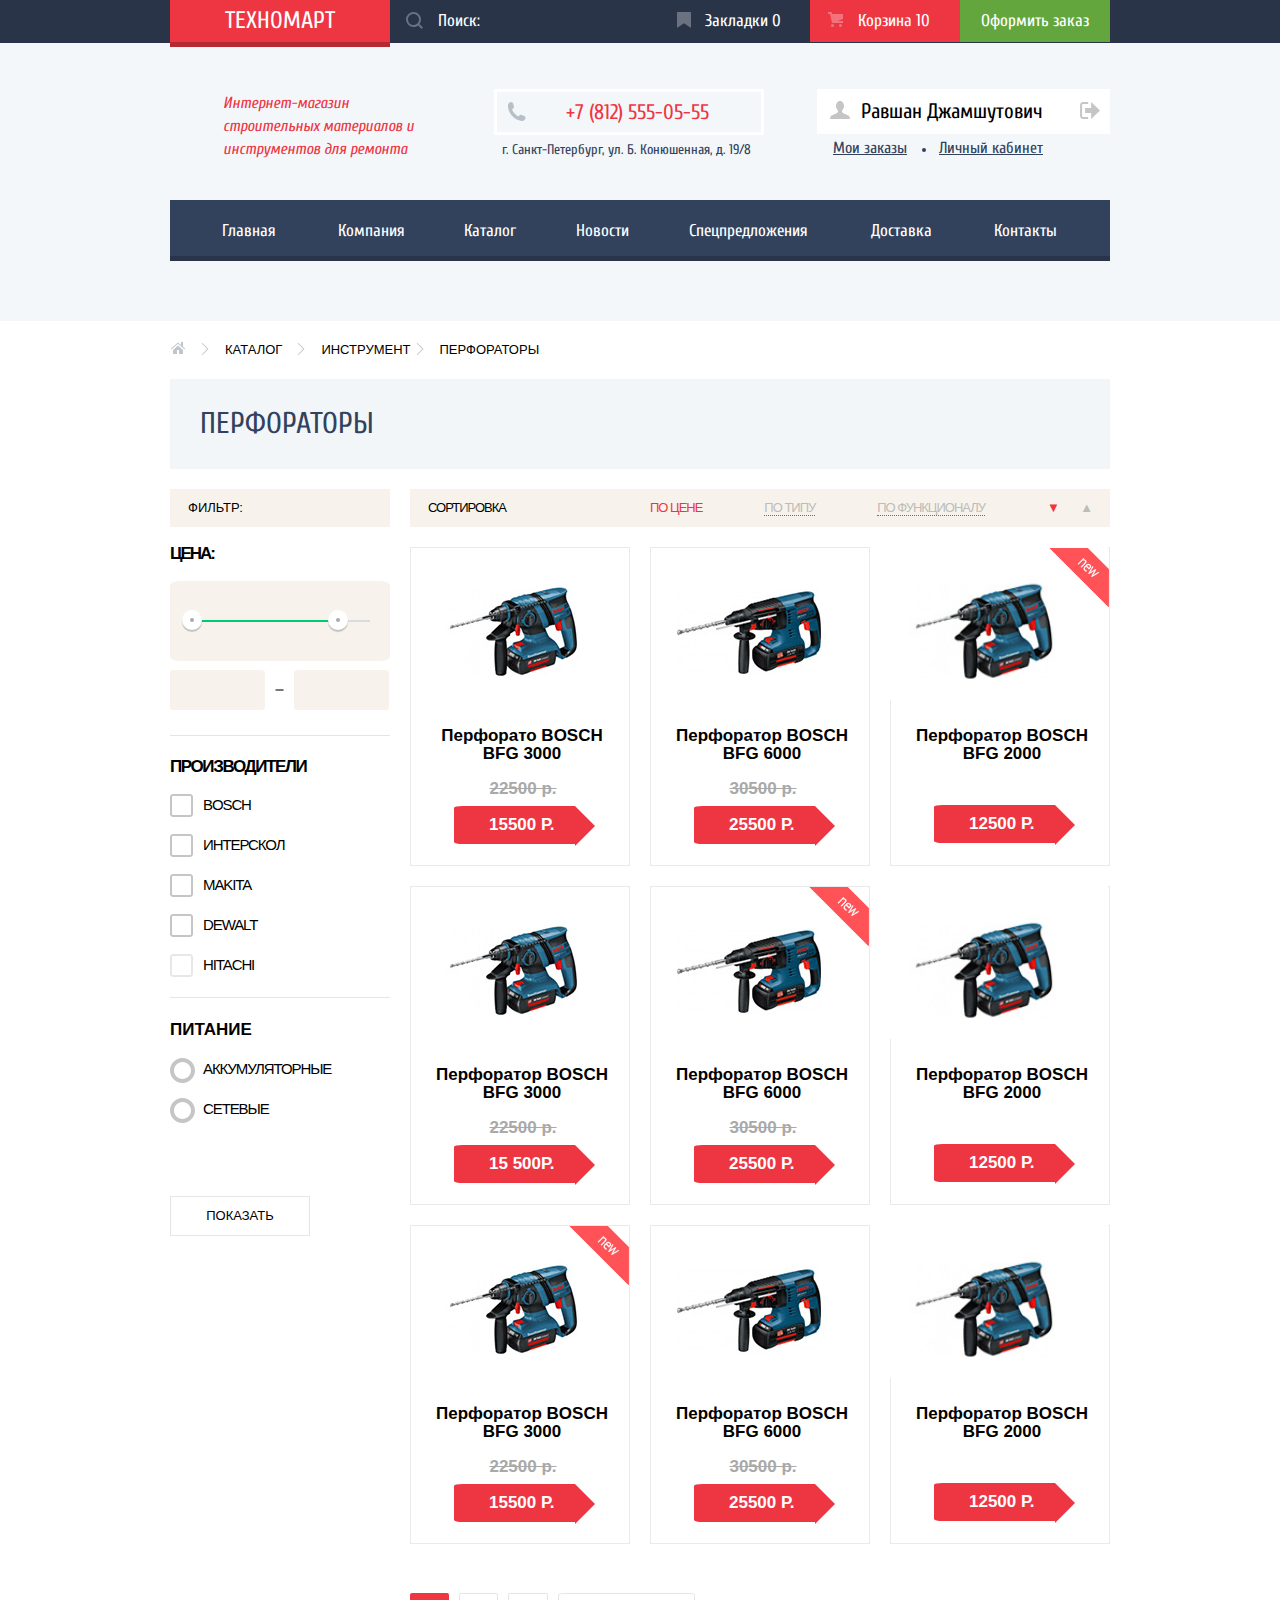
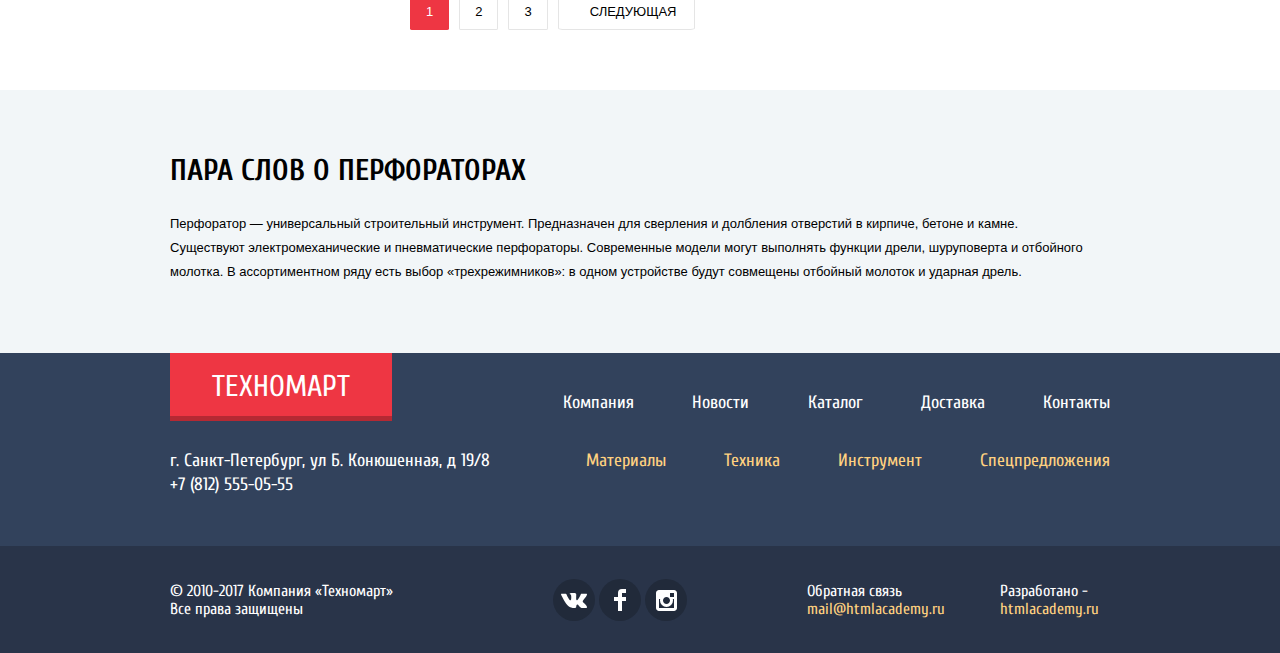
<file: inner.html>
<!DOCTYPE html>
<html lang="ru">

<head>
  <meta charset="utf-8">
  <title>HTML Academy: Техномарт</title>
  <link href="https://fonts.googleapis.com/css?family=Cuprum:400,400i,700&amp;subset=cyrillic" rel="stylesheet">
  <link href="https://fonts.googleapis.com/css?family=PT+Sans:400,700&amp;subset=cyrillic" rel="stylesheet">
  <link href="css/normalize.css" rel="stylesheet">
  <link href="css/style.css" rel="stylesheet">
</head>

<body>
  <header class="main-header main-header-index">
    <div class="main-header__actions-wrapper">
      <div class="main-header__actions-container">
        <a class="logo" href="index.html">
          Техномарт
        </a>
        <form class="main-header__search-form" action="#" method="GET">
          <label class="visually-hidden" for="search-input">Поиск</label>
          <input class="main-header__search-input" id="search-input" type="text" placeholder="Поиск:">
          <span class="main-header__search-icon">
            <svg xmlns="http://www.w3.org/2000/svg" width="17" height="17" viewBox="0 0 17 17">
              <path fill="#ffffff" d="M17 15.586l-3.542-3.542A7.465 7.465 0 0 0 15 7.5 7.5 7.5 0 1 0 7.5 15c1.71 0 3.282-.579 4.544-1.542L15.586 17 17 15.586zM2 7.5C2 4.467 4.467 2 7.5 2 10.532 2 13 4.467 13 7.5c0 3.032-2.468 5.5-5.5 5.5A5.506 5.506 0 0 1 2 7.5z"
              />
            </svg>
          </span>
        </form>
        <a class="main-header__actions-item main-header__actions-item_bookmarks" href="#">
          Закладки 0
        </a>
        <a class="main-header__actions-item main-header__actions-item_cart main-header__actions-item_cart-active" href="#">
          Корзина 10
        </a>
        <a class="main-header__actions-item main-header__actions-item_place-order" href="#">
          Оформить заказ
        </a>
      </div>
    </div>
    <div class="main-header__other-container">
      <div class="main-header__info">
        <p class="main-header__description">
          Интернет-магазин строительных материалов и инструментов для ремонта
        </p>
        <p class="main-header__contacts  main-header__contacts_inner">
          <a class="main-header__telephone" href="tel:+7(812)555-05-55">+7 (812) 555-05-55</a>
          <span class="main-header__address main-header__address_inner">г. Санкт-Петербург, ул. Б. Конюшенная, д. 19/8</span>
        </p>
        <ul class="user-navigation authorized-user">
          <li class="user-navigation__item user-navigation__item-user">
            <a href="#" class="user-navigation__button user-navigation__button_authorized">
              <span class="user-navigation__user-icon">
                <svg xmlns="http://www.w3.org/2000/svg" width="20" height="18" viewBox="0 0 20 18">
                  <path fill="#c5c5c5" d="M17.881 14.166c-2.144-.735-4.256-1.666-5.207-2.39-.657-.501-.77-1.618-.517-2.415 1.118-.903 1.864-2.477 1.864-4.278C14.021 2.276 12.221 0 10 0S5.979 2.276 5.979 5.083c0 1.801.746 3.374 1.863 4.277.253.798.141 1.915-.517 2.416-.95.724-3.063 1.654-5.207 2.39S0 18 0 18h20s.025-3.099-2.119-3.834z"
                  />
                </svg>
              </span>
              Равшан Джамшутович
            </a>
            <a href="#" class="user-navigation__logout-icon">
              <svg xmlns="http://www.w3.org/2000/svg" width="21" height="17" viewBox="0 0 21 17">
                <g fill="#c5c5c5">
                  <path fill="#c5c5c5" d="M21 8.5L12.125 0v6h-6v5h6v6z" />
                  <path fill="#c5c5c5" d="M3.106 13.952V3.048c.018-.376.171-1.057 1.01-1.057h5.027V0H4.116C1.938 0 1.112 1.81 1.087 3.027v10.946C1.112 15.189 1.938 17 4.116 17h5.027v-1.99H4.116c-.839 0-.992-.683-1.01-1.058z"
                  />
                </g>
              </svg>
            </a>
          </li>
          <li class="user-navigation__item">
            <ul class="user-navigation__authorized-list">
              <li class="user-navigation__authorized-list-item">
                <a class="user-navigation__authorized-list-link user-navigation__authorized-list-link_orders">Мои заказы</a>
              </li>
              <li class="user-navigation__authorized-list-item">
                <a class="user-navigation__authorized-list-link">Личный кабинет</a>
              </li>
            </ul>
          </li>
        </ul>
      </div>
      <nav class="site-navigation">
        <ul class="site-navigation__list">
          <li class="site-navigation__list-item site-navigation__list-item_main">
            <a class="site-navigation__list-link">Главная</a>
          </li>
          <li class="site-navigation__list-item site-navigation__list-item_company">
            <a class="site-navigation__list-link" href="#">Компания</a>
          </li>
          <li class="site-navigation__list-item site-navigation__list-item_catalog">
            <a class="site-navigation__list-link" href="#">Каталог</a>
          </li>
          <li class="site-navigation__list-item site-navigation__list-item_news">
            <a class="site-navigation__list-link" href="#">Новости</a>
          </li>
          <li class="site-navigation__list-item site-navigation__list-item_spec">
            <a class="site-navigation__list-link" href="#">Спецпредложения</a>
          </li>
          <li class="site-navigation__list-item site-navigation__list-item_delivery">
            <a class="site-navigation__list-link" href="#">Доставка</a>
          </li>
          <li class="site-navigation__list-item site-navigation__list-item_contacts">
            <a class="site-navigation__list-link site-navigation__list-link_contacts" href="#">Контакты</a>
          </li>
        </ul>
      </nav>
    </div>
  </header>
  <main>
    <div class="main-container">
      <h1 class="visually-hidden">Каталог товаров</h1>
      <ul class="breadcrumbs">
        <li class="breadcrumbs-item">
          <a class="breadcrumbs-link" href="#">Каталог</a>
        </li>
        <li class="breadcrumbs-item">
          <a class="breadcrumbs-link breadcrumbs-link_tools" href="#">Инструмент</a>
        </li>
        <li class="breadcrumbs-item">
          <a class="breadcrumbs-link">Перфораторы</a>
        </li>
      </ul>
      <section class="catalog">
        <div class="catalog__header-wrapper">
          <h2 class="catalog__title">Перфораторы</h2>
        </div>
        <div class="catalog__column">
          <form class="catalog__filter-form" name="filter-form" action="#" method="GET">
            <div class="catalog__filter-header-wrapper">
              <h3 class="catalog__filter-title">Фильтр:</h3>
            </div>
            <fieldset class="catalog__filter-price">
              <legend class="catalog__filter-info catalog__filter-info_price">Цена:</legend>
              <div class="catalog__filter-range">
                <div class="catalog__filter-toggle catalog__filter-toggle-left"></div>
                <div class="catalog__filter-scale">
                  <div class="catalog__filter-bar"></div>
                </div>
                <div class="catalog__filter-toggle catalog__filter-toggle-right"></div>
              </div>
              <div class="catalog__filter-inputs-wrapper">
                <label class="visually-hidden" for="filter-from">От</label>
                <input class="catalog__filter-input catalog__filter-from" id="filter-from" type="text">
                <span class="catalog__filter-dash">—</span>
                <label class="visually-hidden" for="filter-to">До</label>
                <input class="catalog__filter-input catalog__filter-to" id="filter-to" type="text">
              </div>
            </fieldset>
            <fieldset class="catalog__filter-producers">
              <legend class="catalog__filter-info catalog__filter-info_producers">Производители</legend>
              <ul class="catalog__filter-producers-list">
                <li class="catalog__filter-producers-list-item">
                  <input class="catalog__filter-producers-list-input" id="bosch" type="checkbox" name="bosch-producer">
                  <label class="catalog__filter-producers-list-name catalog__filter-producers-bosch" for="bosch">Bosch</label>
                </li>
                <li class="catalog__filter-producers-list-item">
                  <input class="catalog__filter-producers-list-input" id="interscol" type="checkbox" name="interskol-producer">
                  <label class="catalog__filter-producers-list-name catalog__filter-producers-interscol" for="interscol">Интерскол</label>
                </li>
                <li class="catalog__filter-producers-list-item">
                  <input class="catalog__filter-producers-list-input" id="makita" type="checkbox" name="makita-producer">
                  <label class="catalog__filter-producers-list-name catalog__filter-producers-makita" for="makita">Makita</label>
                </li>
                <li class="catalog__filter-producers-list-item">
                  <input class="catalog__filter-producers-list-input" id="dewalt" type="checkbox" name="dewalt-producer">
                  <label class="catalog__filter-producers-list-name catalog__filter-producers-dewalt" for="dewalt">Dewalt</label>
                </li>
                <li class="catalog__filter-producers-list-item">
                  <input class="catalog__filter-producers-list-input" id="hitachi" type="checkbox" name="hitachi-producer" disabled>
                  <label class="catalog__filter-producers-list-name catalog__filter-producers-hitachi" for="hitachi">Hitachi</label>
                </li>
              </ul>
            </fieldset>
            <fieldset class="catalog__filter-supply">
              <legend class="catalog__filter-info catalog__filter-info_supply">Питание</legend>
              <ul class="catalog__filter-supply-list">
                <li class="catalog__filter-supply-list-item">
                  <input class="catalog__filter-supply-list-input" id="rechargeable" type="radio" name="supply">
                  <label class="catalog__filter-supply-list-name catalog__filter-supply-rechargeable" for="rechargeable">Аккумуляторные</label>
                </li>
                <li class="catalog__filter-supply-list-item">
                  <input class="catalog__filter-supply-list-input" id="network" type="radio" name="supply">
                  <label class="catalog__filter-supply-list-name catalog__filter-supply-network" for="network">Сетевые</label>
                </li>
              </ul>
            </fieldset>
            <button class="catalog__filter-button" type="submit">Показать</button>
          </form>
          <div class="catalog__inner-column">
            <section class="catalog__sorting">
              <h3 class="catalog__sorting-title">Сортировка</h3>
              <ul class="catalog__sorting-list">
                <li class="catalog__sorting-list-item">
                  <a class="catalog__sorting-param catalog__sorting-param_active" href="#">По цене</a>
                </li>
                <li class="catalog__sorting-list-item">
                  <a class="catalog__sorting-param" href="#">По типу</a>
                </li>
                <li class="catalog__sorting-list-item">
                  <a class="catalog__sorting-param" href="#">По функционалу</a>
                </li>
                <div class="catalog__sorting-directions catalog__sorting-list-item">
                  <li>
                    <a class="catalog__sorting-param catalog__sorting-direction_active" href="#" aria-label="По возрастанию">&#x25BC;</a>
                  </li>
                  <li>
                    <a class="catalog__sorting-direction" href="#" aria-label="По убыванию">&#x25B2;</a>
                  </li>
                </div>
              </ul>
            </section>
            <div class="catalog__goods">
              <ul class="goods-list">
                <li class="item-info item-info_inner">
                  <div class="item-info__actions">
                    <button class="item-info__button item-info__button_buy">Купить</button>
                    <button class="item-info__button item-info__button_bookmarks">Закладки</button>
                  </div>
                  <div class="item-info__main item-info_inner">
                    <img class="item-info__pic" src="img/goods/bosch-bfg-3000.jpg" width="220" height="159" alt="BOSCH BFG 3000">
                    <h3 class="item-info__title">Перфорато BOSCH BFG 3000</h3>
                    <del class="item-info__old-price">22500 р.</del>
                    <div class="item-info__price-wrapper">
                      <span class="item-info__price">15500 р.</span>
                    </div>
                  </div>
                </li>
                <li class="item-info item-info_inner">
                  <div class="item-info__actions">
                    <button class="item-info__button item-info__button_buy">Купить</button>
                    <button class="item-info__button item-info__button_bookmarks">Закладки</button>
                  </div>
                  <div class="item-info__main">
                    <img class="item-info__pic" src="img/goods/bosch-bfg-6000.jpg" width="220" height="159" alt="BOSCH BFG 6000">
                    <h3 class="item-info__title">Перфоратор BOSCH BFG 6000</h3>
                    <del class="item-info__old-price">30500 р.</del>
                    <div class="item-info__price-wrapper">
                      <span class="item-info__price">25500 р.</span>
                    </div>
                  </div>
                </li>
                <li class="item-info item-info_inner item-info_new">
                  <div class="item-info__actions">
                    <button class="item-info__button item-info__button_buy">Купить</button>
                    <button class="item-info__button item-info__button_bookmarks">Закладки</button>
                  </div>
                  <div class="item-info__main">
                    <img class="item-info__pic item-info__pic_2000" src="img/goods/bosch-bfg-2000.jpg" width="220" height="159" alt="BOSCH BFG 2000">
                    <h3 class="item-info__title item-info__title_2000 ">Перфоратор BOSCH BFG 2000</h3>
                    <div class="item-info__price-wrapper">
                      <span class="item-info__price">12500 р.</span>
                    </div>
                  </div>
                </li>
                <li class="item-info item-info_inner">
                  <div class="item-info__actions">
                    <button class="item-info__button item-info__button_buy">Купить</button>
                    <button class="item-info__button item-info__button_bookmarks">Закладки</button>
                  </div>
                  <div class="item-info__main">
                    <img class="item-info__pic" src="img/goods/bosch-bfg-3000.jpg" width="220" height="159" alt="BOSCH BFG 3000">
                    <h3 class="item-info__title">Перфоратор BOSCH BFG 3000</h3>
                    <del class="item-info__old-price">22500 р.</del>
                    <div class="item-info__price-wrapper">
                      <span class="item-info__price">15 500р.</span>
                    </div>
                  </div>
                </li>
                <li class="item-info item-info_inner item-info_new">
                  <div class="item-info__actions">
                    <button class="item-info__button item-info__button_buy">Купить</button>
                    <button class="item-info__button item-info__button_bookmarks">Закладки</button>
                  </div>
                  <div class="item-info__main">
                    <img class="item-info__pic" src="img/goods/bosch-bfg-6000.jpg" width="220" height="159" alt="BOSCH BFG 6000">
                    <h3 class="item-info__title">Перфоратор BOSCH BFG 6000</h3>
                    <del class="item-info__old-price">30500 р.</del>
                    <div class="item-info__price-wrapper">
                      <span class="item-info__price">25500 р.</span>
                    </div>
                  </div>
                </li>
                <li class="item-info item-info_inner">
                  <div class="item-info__actions">
                    <button class="item-info__button item-info__button_buy">Купить</button>
                    <button class="item-info__button item-info__button_bookmarks">Закладки</button>
                  </div>
                  <div class="item-info__main">
                    <img class="item-info__pic item-info__pic_2000" src="img/goods/bosch-bfg-2000.jpg" width="220" height="159" alt="BOSCH BFG 2000">
                    <h3 class="item-info__title item-info__title_2000">Перфоратор BOSCH BFG 2000</h3>
                    <div class="item-info__price-wrapper">
                      <span class="item-info__price">12500 р.</span>
                    </div>
                  </div>
                </li>
                <li class="item-info item-info_inner item-info_new">
                  <div class="item-info__actions">
                    <button class="item-info__button item-info__button_buy">Купить</button>
                    <button class="item-info__button item-info__button_bookmarks">Закладки</button>
                  </div>
                  <div class="item-info__main">
                    <img class="item-info__pic" src="img/goods/bosch-bfg-3000.jpg" width="220" height="159" alt="BOSCH BFG 3000">
                    <h3 class="item-info__title">Перфоратор BOSCH BFG 3000</h3>
                    <del class="item-info__old-price">22500 р.</del>
                    <div class="item-info__price-wrapper">
                      <span class="item-info__price">15500 р.</span>
                    </div>
                  </div>
                </li>
                <li class="item-info item-info_inner">
                  <div class="item-info__actions">
                    <button class="item-info__button item-info__button_buy">Купить</button>
                    <button class="item-info__button item-info__button_bookmarks">Закладки</button>
                  </div>
                  <div class="item-info__main">
                    <img class="item-info__pic" src="img/goods/bosch-bfg-6000.jpg" width="220" height="159" alt="BOSCH BFG 6000">
                    <h3 class="item-info__title">Перфоратор BOSCH BFG 6000</h3>
                    <del class="item-info__old-price">30500 р.</del>
                    <div class="item-info__price-wrapper">
                      <span class="item-info__price">25500 р.</span>
                    </div>
                  </div>
                </li>
                <li class="item-info item-info_inner">
                  <div class="item-info__actions">
                    <button class="item-info__button item-info__button_buy">Купить</button>
                    <button class="item-info__button item-info__button_bookmarks">Закладки</button>
                  </div>
                  <div class="item-info__main">
                    <img class="item-info__pic item-info__pic_2000" src="img/goods/bosch-bfg-2000.jpg" width="220" height="159" alt="BOSCH BFG 2000">
                    <h3 class="item-info__title item-info__title_2000">Перфоратор BOSCH BFG 2000</h3>
                    <div class="item-info__price-wrapper">
                      <span class="item-info__price">12500 р.</span>
                    </div>
                  </div>
                </li>
              </ul>
            </div>
            <ul class="catalog__pagination">
              <li>
                <a class="catalog__pagination-button catalog__pagination-button_active" href="#">1</a>
              </li>
              <li>
                <a class="catalog__pagination-button" href="#">2</a>
              </li>
              <li>
                <a class="catalog__pagination-button" href="#">3</a>
              </li>
              <li>
                <a class="catalog__pagination-button catalog__pagination-button_next" href="#">Следующая</a>
              </li>
            </ul>
          </div>
        </div>
    </div>
    <article class="item-article">
      <div class="item-article__container">
        <h2 class="item-article__title">Пара слов о перфораторах</h2>
        <p class="item-article__description">
          Перфоратор — универсальный строительный инструмент. Предназначен для сверления и долбления отверстий в кирпиче, бетоне и
          камне.
        </p>
        <p class="item-article__description item-article__description_last">
          Существуют электромеханические и пневматические перфораторы. Современные модели могут выполнять функции дрели, шуруповерта
          и отбойного молотка. В ассортиментном ряду есть выбор «трехрежимников»: в одном устройстве будут совмещены отбойный молоток
          и ударная дрель.
        </p>
        <!-- <p class="item-article__description">
          Перфоратор — универсальный строительный инструмент. Предназначен для сверления и долбления отверстий в кирпиче, бетоне и
          камне. </br>Существуют электромеханические и пневматические перфораторы. Современные модели могут выполнять функции
          дрели, шуруповерта и отбойного молотка. В </br>ассортиментном ряду есть выбор «трехрежимников»: в одном устройстве будут
          совмещены отбойный молоток и ударная дрель.
        </p> -->
      </div>
    </article>
  </main>

  <footer class="main-footer">
    <div class="main-footer__upper-container">
      <div class="main-footer__upper-part">
        <a class="logo">
          Техномарт
        </a>
        <ul class="main-footer__site-navigation">
          <li>
            <a class="main-footer__site-navigation-link" href="#">Компания</a>
          </li>
          <li>
            <a class="main-footer__site-navigation-link" href="#">Новости</a>
          </li>
          <li>
            <a class="main-footer__site-navigation-link" href="#">Каталог</a>
          </li>
          <li>
            <a class="main-footer__site-navigation-link" href="#">Доставка</a>
          </li>
          <li>
            <a class="main-footer__site-navigation-link" href="#">Контакты</a>
          </li>
        </ul>
      </div>
      <div class="main-footer__middle-part">
        <p class="main-footer__contacts">
          <span class="main-footer__address">г. Санкт-Петербург, ул Б. Конюшенная, д 19/8</span>
          </br>
          <a class="main-footer__telephone" href="tel:+7(812)555-05-55">+7 (812) 555-05-55</a>
        </p>
        <ul class="main-footer__catalog-navigation">
          <li class="main-footer__catalog-navigation-item">
            <a class="main-footer__catalog-navigation-link" href="#">Материалы</a>
          </li>
          <li class="main-footer__catalog-navigation-item">
            <a class="main-footer__catalog-navigation-link" href="#">Техника</a>
          </li>
          <li class="main-footer__catalog-navigation-item">
            <a class="main-footer__catalog-navigation-link" href="#">Инструмент</a>
          </li>
          <li class="main-footer__catalog-navigation-item">
            <a class="main-footer__catalog-navigation-link" href="#">Спецпредложения</a>
          </li>
        </ul>
      </div>
    </div>
    <div class="main-footer__lower-part">
      <div class="main-footer__lower-container">
        <p class="main-footer__copyright">
          © 2010-2017 Компания &#171;Техномарт&#187;
          </br>
          Все права защищены
        </p>
        <ul class="main-footer__social">
          <li>
            <a class="main-footer__social-button main-footer__social-button_vk" href="https://vk.com" aria-label="Вконтакте"></a>
          </li>
          <li>
            <a class="main-footer__social-button main-footer__social-button_fb" href="https://www.facebook.com" aria-label="Фейсбук"></a>
          </li>
          <li>
            <a class="main-footer__social-button main-footer__social-button_inst" href="https://www.instagram.com" aria-label="Инстаграм"></a>
          </li>
        </ul>
        <p class="main-footer__feedback">
          Обратная связь
          <a class="main-footer__feedback-link" href="mailto:">mail@htmlacademy.ru</a>
        </p>
        <p class="main-footer__developed-by">
          Разработано -
          <a class="main-footer__developed-by-link" href="https://up.htmlacademy.ru/htmlcss/20/specification#technomart-3-5">htmlacademy.ru</a>
        </p>
      </div>
    </div>
  </footer>

  <div class="modal-primary">
    <div class="modal-primary__upper-part">
      <button class="modal__button-close" aria-label="Закрыть всплывающее окно">x</button>
    </div>
    <div class="modal-primary__cart">
      <span class="modal-primary__cart-ok"></span>
      <h2 class="modal-primary__cart-title">Товар добавлен в корзину!</h2>
      <div class="modal-primary__button-wrapper">
        <a href="#" class="button-primary button-primary_cart">Оформить заказ</a>
        <button class="modal-primary__button-continue">Продолжить покупок</button>
      </div>
    </div>
  </div>
</body>

</html>
</file>
<file: css/style.css>
/* Общие */

body {
  margin: 0;
  padding: 0;

  font-family: "Cuprum", Arial, sans-serif;
  font-size: 14px;
  line-height: 24px;
  color: #000000;

  background-color: #ffffff;
}

a {
  text-decoration: none;
}

img {
  max-width: 100%;
  height: auto;
}

.visually-hidden:not(:focus),
input[type="checkbox"].visually-hidden,
input[type="radio"].visually-hidden {
  position: absolute;

  width: 1px;
  height: 1px;
  margin: -1px;
  border: 0;
  padding: 0;
  overflow: hidden;

  white-space: nowrap;
  clip-path: inset(100%);
  clip: rect(0 0 0 0);
}

/* Общие - Основная кнопка */

.button-primary {
  padding: 10px 0;
  border: none;
  border-radius: 5%;
  display: inline-block;

  font-size: 14px;
  line-height: 18px;
  text-transform: uppercase;
  text-align: center;
  color: #ffffff;

  background-color: #ee3643;
}

.button-primary:hover {
  background-color: #ca2c37;
}

.button-primary:active {
  background-color: #ba2732;
}

/* Общие - Список товаров */

.goods-list {
  margin: 0;
  padding: 0;
  display: flex;
  flex-wrap: wrap;
  justify-content: space-between;

  list-style: none;
}

/* Общие - Товар из списка товаров */

.item-info {
  position: relative;

  width: 220px;
  min-height: 319px;
  border: 1px solid #eaeaea;
  box-sizing: border-box;
}

.item-info_inner {
  margin-bottom: 20px;
}

.item-info_new::after {
  content: "";

  position: absolute;
  top: 0;
  right: 0;

  width: 60px;
  height: 61px;

  background-image: url('../img/new-flag.png');
  background-repeat: no-repeat;
  background-position: 0 0;
}

.item-info:hover {
  -webkit-box-shadow: 0px 10px 25px 0px rgba(0, 0, 0, 0.5);
  -moz-box-shadow: 0px 10px 25px 0px rgba(0, 0, 0, 0.5);
  box-shadow: 0px 10px 25px 0px rgba(0, 0, 0, 0.5);
}

.item-info__title {
  margin: 23px 0 17px;
  padding: 0 15px;
  padding-right: 12px;
  padding-left: 16px;

  font-size: 17px;
  line-height: 18px;
  font-family: "PTSans", Helvetica, sans-serif;
  font-weight: bold;
  text-align: center;
}

.item-info__old-price {
  margin-bottom: 8px;
  margin-left: 6px;
  display: block;

  font-size: 17px;
  line-height: 18px;
  font-family: "PTSans",
  Helvetica,
  sans-serif;
  font-weight: bold;
  text-align: center;
  color: #a9a9a9

}
.item-info__title_2000 {
  margin-top: 19px;
}

.item-info__pic_2000 {
    display: inline-block;
    margin-top: -6px;
    margin-left: -1px;
}

.item-info__title_2000-index {
  margin-top: 23px;
}
.item-info__pic_2000-index {
    display: inline-block;
    margin-top: 1px;
    margin-left: -7px;
}

.item-info__title + .item-info__price-wrapper {
  margin-top: 42px;
}

.item-info__price-wrapper {
  position: relative;
  margin-left: 43px;
  padding: 7px 0;
  padding-right: 35px;
  padding-left: 35px;
  border-radius: 5%;
  font-family: "PTSans",
  Helvetica,
  sans-serif;
  font-weight: bold;
  text-transform: uppercase;
  background-color: #ee3643;

}

.item-info__price-wrapper::before {
  content: "";
  position: absolute;
  top: 0;
  right: 0px;

  width: 14px;
  border: 20px solid white;
  border-left-color: #ee3643
}

.item-info__price {
  font-size: 17px;
  line-height: 18px;
  color: #ffffff;
}

.item-info__actions {
  position: absolute;
  top: 0;
  left: 0;
  z-index: 3;

  width: 218px;
  height: 88px;
  padding: 32px 0;

  background-color: rgb(255, 255, 255);
}

.item-info__actions {
  display: none;
}

.item-info:hover .item-info__actions {
  display: flex;
  flex-direction: column;
  align-items: center;
  padding-top: 44px;
}

.item-info__button {
  width: 135px;
  border-radius: 5%;
  border: none;

  font-size: 14px;
  line-height: 18px;
  text-transform: uppercase;

  cursor: pointer;
}

.item-info__button_buy {
  position: relative;

  padding: 10px 0;
  margin-bottom: 7px;

  color: #ffffff;

  background-color: #63a63e;
  -webkit-box-shadow: inset 0px -3px 0px 0px #367315;
  -moz-box-shadow: inset 0px -3px 0px 0px #367315;
  box-shadow: inset 0px -3px 0px 0px #367315;
}

.item-info__button_buy::before {
  content: "";
  position: absolute;
  top: 11px;
  left: 12px;

  width: 16px;
  height: 19px;

  opacity: 0.3;
  background-image: url('../img/icons/icon-cart.svg');
  background-repeat: no-repeat;
  background-position: 0 0;
}

.item-info__button_buy:hover {
  background-color: #5fbb2d;
  -webkit-box-shadow: inset 0px -3px 0px 0px #367315;
  -moz-box-shadow: inset 0px -3px 0px 0px #367315;
  box-shadow: inset 0px -3px 0px 0px #367315;
}

.item-info__button_buy:hover::before {
  opacity: 1;
}

.item-info__button_buy:active {
  background-color: #518534;
  box-shadow: none;
}


.item-info__button_bookmarks {
  padding: 7px 0;
  border: 3px solid #63a63e;

  color: #32425c;
  background-color: #ffffff;
}

.item-info__button_bookmarks:hover {
  border-color: #32425c;
}

.item-info__button_bookmarks:active {
  color: rgba(0, 0, 0, 0.3);
  border-color: rgba(0, 0, 0, 0.3);
}

/* Хедер*/

.main-header {
  background-color: #f4f7f9;
}

.main-header__actions-wrapper {
  margin-bottom: 46px;
  box-sizing: border-box;

  background-color: #293449
}

.main-header__actions-container {
  width: 940px;
  margin: 0 auto;
  padding: 0 10px;
  display: flex;
  align-items: center;

  font-size: 17px;
}

.main-header__actions-item {
  box-sizing: border-box;

  color: #ffffff;
}

.main-header__actions-container .logo {
  width: 202px;
  padding: 9px;
  display: block;

  font-size: 24px;
  color: #ffffff;
  text-transform: uppercase;
  text-align: center;

  -webkit-box-shadow: 0 5px 0 0 #b52933;
  -moz-box-shadow: 0 5px 0 0 #b52933;
  box-shadow: 0 5px 0 0 #b52933;
  background-color: #ee3643;
}

.main-header__actions-container .logo:hover {
  background-color: #ca2c37;
}

.main-header__actions-container .logo:active {
  background-color: #ba2732;
}

.main-header__search-form {
  position: relative;
  width: 270px;
  box-sizing: border-box;
}

.main-header__search-icon {
  position: absolute;
  top: 12px;
  left: 16px;

  width: 19px;
  height: 19px;
}

.main-header__search-icon path {
  fill: #6a7180
}

.main-header__search-form:hover .main-header__search-icon path {
  fill: #ffffff;
}

.main-header__search-input:focus + .main-header__search-icon path {
  fill: #ee3643
}

.main-header__search-input {
  width: 222px;
  padding: 11px 0 12px 48px;
  border: none;

  background-color: #293449;
  outline: none;
}

.main-header__search-input:focus {
  color: #000000;
  background-color: #ffffff;
}

.main-header__search-input::placeholder {
  font-size: 17px;
  line-height: 18px;
  color: #ffffff;
}

.main-header__actions-item {
  width: 150px;
  padding: 12px 0;

  line-height: 18px;
  text-align: center;
}

.main-header__actions-item_bookmarks {
  padding-left: 16px;
}

.main-header__actions-item_cart {
  padding-left: 18px;
}

.main-header__actions-item_bookmarks,
.main-header__actions-item_cart {
  position: relative;
}

.main-header__actions-item_cart-active {
  background-color: #ee3643;
}

.main-header__search-input:hover:not(:focus),
.main-header__actions-item_bookmarks:hover,
.main-header__actions-item_cart:hover {
  background-color: #212a3a;
}

.main-header__actions-item_bookmarks:active,
.main-header__actions-item_cart:active {
  color: rgba(255, 255, 255, 0.6);
  background-color: #161d29
}

.main-header__actions-item_bookmarks::before {
  content: "";
  position: absolute;
  top: 12px;
  left: 17px;

  width: 16px;
  height: 19px;

  opacity: 0.3;
  background-image: url('../img/icons/icon-bookmark.svg');
  background-repeat: no-repeat;
  background-position: 0 0;
}

.main-header__actions-item_cart::before {
  content: "";
  position: absolute;
  top: 12px;
  left: 18px;

  width: 16px;
  height: 19px;

  opacity: 0.3;
  background-image: url('../img/icons/icon-cart.svg');
  background-repeat: no-repeat;
  background-position: 0 0;
}

.main-header__actions-item_bookmarks:hover::before,
.main-header__actions-item_cart:hover::before {
  opacity: 1;
}

.main-header__actions-item_bookmarks:active::before,
.main-header__actions-item_cart:active::before {
  opacity: 0.5;
}

.main-header__actions-item_place-order {
  background-color: #63a63e;
}

.main-header__actions-item_place-order:hover {
  background-color: #5fbb2d;
}

.main-header__actions-item_place-order:active {
  color: rgba(255, 255, 255, 0.6);
  background-color: #518534;
}

.main-header__other-container {
  width: 940px;
  margin: 0 auto;
  display: flex;
  flex-direction: column;
}

.main-header__info {
  margin-bottom: 39px;
  display: flex;
  justify-content: space-between;
}

.main-header__description {
  width: 252px;
  margin: 0;
  box-sizing: border-box;
  padding: 3px 1px 0px 53px;;

  font-size: 16px;
  line-height: 23px;
  font-style: italic;
  color: #ee3643;
}

.main-header__contacts {
    margin: 0;
    margin-right: -3px;
    height: 41px;
}

.main-header__telephone {
  position: relative;

  width: 270px;
  padding-top: 10px;
  padding-left: 18px;
  padding-bottom: 9px;
  margin-right: 0px;
  display: flex;
  align-items: center;
  justify-content: center;
  border: 3px solid #fff;
  box-sizing: border-box;

  font-size: 21px;
  line-height: 21px;
  color: #ee3643;

}

.main-header__telephone::before {
  content: "";
  position: absolute;
  top: 10px;
  left: -35px;

  width: 20px;
  height: 19px;
  margin-left: 45px;

  background-image: url(../img/icons/icon-phone.svg);
  background-repeat: no-repeat;
  background-position: 0 0;
}

.main-header__address {
  display: inline-block;
  padding-left: 7px;
  padding-top: 3px;
  font-size: 14px;
  color: #32425c;
}

.main-header__contacts_inner {
  margin-right: -18px;
  height: 41px;
}

.main-header__address_inner {
  padding-left: 8px;
  padding-top: 3px;
}

.user-navigation,
.user-navigation__authorized-list,
.site-navigation__list {
  margin: 0;
  padding: 0;
  list-style: none;
}

.user-navigation {
  display: flex;
}

.user-navigation.authorized-user {
  flex-direction: column;
}

.user-navigation__authorized-list {
  display: flex;
  padding-left: 16px;
  margin-top: 3px;
}

.user-navigation__item {
  position: relative;
}

.user-navigation__item_user {
  background-color: #ffffff;
}

.user-navigation__button {
  padding: 12px 12px 12px 24px;
  display: block;

  font-size: 21px;
  line-height: 21px;
  color: #000000;

  background-color: #ffffff;
}

.user-navigation__button_login {
  width: 120px;
  margin-right: 10px;
  padding-left: 8px;
  box-sizing: border-box;
}

.user-navigation__button_authorized {
  position: relative;

  padding-left: 44px;
  padding-right: 67px;
}

.user-navigation__button_register {
  padding-right: 24px;
}
.user-navigation__login-icon {
  content: "";
  position: relative;
  top: 1px;
  left: 6px;

  width: 20px;
  height: 17px;
  margin-right: 13px;
}

.user-navigation__user-icon {
  position: absolute;
  top: 12px;
  left: 13px;

  width: 20px;
  height: 18px;
}

.user-navigation__logout-icon {
  position: absolute;
  top: 1px;
  right: -14px;

  width: 21px;
  padding: 12px 24px 12px 24px;;
}

.user-navigation__logout-icon:hover path,
.user-navigation__button_login:hover .user-navigation__login-icon path {
  fill: #32425c;
}

.user-navigation__button_login:active .user-navigation__login-icon {
  opacity: 0.3;
}

.user-navigation__button_authorized:hover .user-navigation__user-icon path,
.user-navigation__button_authorized:hover .user-navigation__logout-icon path {
  fill: #32425c;
}

.user-navigation__button_authorized:active .user-navigation__user-icon path,
.user-navigation__button_authorized:active .user-navigation__logout-icon path {
  opacity: 0.3;
}

.user-navigation__authorized-list-link {
  position: relative;

  font-size: 16px;
  line-height: 18px;
  text-decoration: underline;
  color: #32425c;
}

.user-navigation__authorized-list-link_orders {
  margin-right: 32px;
}

.user-navigation__authorized-list-link_orders::after {
  content: '';
  position: absolute;
  top: 9px;
  left: 89px;

  width: 4px;
  height: 4px;
  border-radius: 50%;

  background-color: #32425c;
}

.user-navigation__authorized-list-link:hover,
.user-navigation__button_unauthorized:hover {
  color: #ee3643;
}

.user-navigation__button:active,
.user-navigation__authorized-list-link:active {
  color: rgba(0, 0, 0, 0.3);
}

.site-navigation {
  margin-bottom: 60px;

  font-size: 17px;
  line-height: 17px;
  color: #ffffff;
}

.site-navigation__list {
  display: flex;
}
.site-navigation__list-item_main {
  width: 157px;
}
.site-navigation__list-item_company {
  width: 89px;
}

.site-navigation__list-item_catalog{
  width: 148px;
}

.site-navigation__list-item_news {
  width: 76px;
}

.site-navigation__list-item_spec {
  width: 216px;
}

.site-navigation__list-item_delivery {
  width: 90px;
}

.site-navigation__list-item_contacts {
  width: 164px;
}

.site-navigation__list-link {
  padding: 22px 0;

  display: block;

  text-align: center;
  color: #ffffff;

  -webkit-box-shadow: inset 0px -5px 0px 0px rgba(41, 52, 73);
  -moz-box-shadow: inset 0px -5px 0px 0px rgba(41, 52, 73);
  box-shadow: inset 0px -5px 0px 0px rgba(41, 52, 73);
  background-color: #32425c;
}

.site-navigation__list-link_contacts {
  padding-right: 6px;
}

.site-navigation__list-link:hover {
  -webkit-box-shadow: none;
  -moz-box-shadow: none;
  box-shadow: none;
  background-color: #293449;
}

.site-navigation__list-link:active {
  color: rgba(255, 255, 255, 0.5);

  -webkit-box-shadow: none;
  -moz-box-shadow: none;
  box-shadow: none;
  background-color: #1d2739;
}

/* Главная страница */

.promo {
  margin-top: 60px;
  margin-bottom: 53px;
}

.promo__column {
  margin-top: 20px;
  display: flex;
  justify-content: space-between;
}

.offers,
.offers-other,
.slider {
  margin: 0;
  padding: 0;

  list-style: none;
}

.offers {
  display: flex;
  flex-wrap: wrap;
  justify-content: space-between;
  align-items: center;
}

.offers_column {
  justify-content: flex-end;
  align-items: flex-start;
}

.offers__item {
  position: relative;

  width: 300px;
  min-height: 123px;
  padding: 20px 0 11px 23px;
  box-sizing: border-box;
}

.offers__item-title {
  margin: 0;
  margin-bottom: 11px;

  font-size: 24px;
  line-height: 30px;
  color: #ffffff;
}

.offers__button {
  padding: 9px 0px 6px 2px;
  width: 135px;
  display: block;
  border-radius: 5%;
  text-align: center;
  color: #ffffff;
}

.offers__item_stuff {
  background-color: #ffbf47;
}

.offers__item_stuff::after {
  content: "";
  position: absolute;
  top: 30px;
  right: 43px;

  width: 44px;
  height: 65px;

  background-image: url('../img/offers/stuff.png');
  background-repeat: no-repeat;
  background-position: 0 0;
}

.offers__item_stuff::before {
  content: "";
  position: absolute;
  top: 0;
  right: 0;

  width: 60px;
  height: 61px;

  background-image: url('../img/new-flag.png');
  background-repeat: no-repeat;
  background-position: 0 0;
}

.offers__item_tools {
  background-color: #3bbce3;
}

.offers__item_tools::after {
  content: "";
  position: absolute;
  top: 32px;
  right: 28px;

  width: 75px;
  height: 61px;

  background-image: url('../img/offers/tools.png');
  background-repeat: no-repeat;
  background-position: 0 0;
}

.offers__item_machinery {
  background-color: #dc91d8;
}

.offers__item_machinery::after {
  content: "";
  position: absolute;
  top: 30px;
  right: 31px;

  width: 78px;
  height: 62px;

  background-image: url('../img/offers/machinery.png');
  background-repeat: no-repeat;
  background-position: 0 0;
}

.offers__item_discount {
  background-color: #8ed78f;
}

.offers__item_discount::after {
  content: "";
  position: absolute;
  top: 24px;
  right: 43px;

  width: 59px;
  height: 72px;

  background-image: url('../img/offers/discount.png');
  background-repeat: no-repeat;
  background-position: 0 0;
}

.offers__item_delivery {
  margin-top: 18px;

  background-color: #ffc047;
}

.offers__item_delivery::after {
  content: "";
  position: absolute;
  top: 32px;
  right: 31px;

  width: 78px;
  height: 63px;

  background-image: url('../img/offers/delivery.png');
  background-repeat: no-repeat;
  background-position: 0 0;
}

.offers__button {
  text-transform: uppercase;
  background-color: rgba(0, 0, 0, 0.1);
}

.offers__button:hover {
  background-color: rgba(0, 0, 0, 0.2);
}

.offers__button:active {
  background-color: rgba(0, 0, 0, 0.3);
}

.slider {
  color: #ffffff;
}

.slider__item {
  position: relative;

  width: 621px;
  height: 266px;
}

.slider__info-wrapper {
  position: absolute;
  top: 22px;
  left: 24px;

  display: flex;
  flex-direction: column
}

.slider__arrow-left::after {
  content: "";
  position: absolute;
  top: 113px;
  left: 25px;

  width: 27px;
  height: 41px;

  background-image: url('../img/icons/icon-left.svg');
  background-repeat: no-repeat;
  background-position: 0 0;

  cursor: pointer;
}

.slider__arrow-right::after {
  content: "";
  position: absolute;
  top: 113px;
  right: 21px;

  width: 27px;
  height: 41px;

  background-image: url('../img/icons/icon-right.svg');
  background-repeat: no-repeat;
  background-position: 0 0;

  cursor: pointer;
}

.slider__button-wrapper {
  position: absolute;
  bottom: 22px;
  left: 26px;
}

.button-primary_slider {
  min-width: 194px;
}

.slider__slide-title {
  margin-bottom: 2px;

  font-size: 36px;
  line-height: 36px;
  font-weight: bold;
  text-transform: uppercase;
}

.slider__slide-description {
  margin-left: 1px;

  font-size: 18px;
  line-height: 24px;
}

.main-container {
  width: 940px;
  margin: 0 auto;
}

.popular {
  margin-bottom: 20px;
  display: flex;
  justify-content: space-between;
  align-items: center;

  background-color: #f9f5f0;
}

.popular__title {
  margin: 0;
  margin-left: 29px;
  padding-top: 29px;
  padding-bottom: 29px;

  font-size: 30px;
  font-weight: normal;
  line-height: 30px;
  text-transform: uppercase;

  color: #32425c;
}

.popular__title-producers {
  margin-left: 25px;
}

.button-primary_popular {
  min-width: 253px;
  margin-right: 24px;
}

.popular-goods {
  margin-bottom: 21px;
}

.popular-producers {
  margin-bottom: 65px;
}

.popular-producers__list {
  margin: 0;
  padding: 0;

  list-style: none;
}

.popular-producers__list {
  display: flex;
  flex-wrap: wrap;
  justify-content: space-between;
}

.popular-producers__list-item {
  margin-bottom: 20px;
}

.popular-producers__list-link {
  width: 220px;
  height: 145px;
  
  display: flex;
  flex-direction: column;
  justify-content: center;
  align-items: center;
  box-sizing: border-box;
  border: 1px solid #eaeaea;
}

.popular-producers__bosch {
  display: block;
  margin-bottom: 4px;
}

.popular-producers__makita {
  display: block;
  margin-bottom: 5px;
}

.popular-producers__dewalt {
  display: block;
  margin-bottom: 3px;
}

.popular-producers__interskol {
  display: block;
  margin-bottom: 1px;
}

.popular-producers__hitachi {
  display: block;
  margin-left: 3px;
}

.popular-producers__lg {
  display: block;
  margin-bottom: 2px;
}

.popular-producers__aeg {
  display: block;
  margin-top: 10px;
}

.popular-producers__metabo {
  display: block;
  margin-bottom: 6px;
  margin-left: 6px;
}
.popular-producers__list-link:hover {
  -webkit-box-shadow: 0px 10px 25px 0px rgba(0, 0, 0, 0.5);
  -moz-box-shadow: 0px 10px 25px 0px rgba(0, 0, 0, 0.5);
  box-shadow: 0px 10px 25px 0px rgba(0, 0, 0, 0.5);
}

.popular-producers__list-link:active {
  opacity: 0.3;

  -webkit-box-shadow: 0px 4px 10px 0px rgba(0, 0, 0, 0.5);
  -moz-box-shadow: 0px 4px 10px 0px rgba(0, 0, 0, 0.5);
  box-shadow: 0px 4px 10px 0px rgba(0, 0, 0, 0.5);
}

.services {
  padding-bottom: 102px;

  background-color: #f4f7f9
}

.services__container {
  width: 940px;
  margin: 0 auto;
  padding: 0 10px;
  padding-top: 66px;
  display: flex;
  flex-direction: column;
}

.services__navigation {
  margin: 0;
  padding: 0;

  list-style: none;
}

.services__wrapper {
  display: flex;
}

.services__title {
  margin: 0;
  margin-bottom: 25px;

  font-size: 30px;
  font-weight: normal;
  line-height: 30px;
  text-transform: uppercase;
}

.services__summary-description,
.services__info-description {
  margin: 0;

  font-family: "PTSans", Helvetica, sans-serif;
  font-size: 13px;
  line-height: 24px;
}

.services__summary-description {
  width: 430px;
  margin-bottom: 70px;
}

.services__navigation {
  list-style: none;
}

.services__button {
  width: 239px;
  border: none;
  padding:0;
  padding-top: 15px;
  padding-bottom: 15px;
  padding-left: 23px;

  font-size: 21px;
  line-height: 30px;
  text-align: left;
  color: #ffffff;

  background-color: #32425c;

  cursor: pointer;
}

.services__button_active {
  color: #32425c;

  background-color: #ffffff;
}

.services__button:hover:not(.services__button_active) {
  background-color: #293449;
}


.services__info {
  position: relative;

  margin-left: 80px;
}

.services__info-sub-title {
  margin: 0px;
  margin-bottom: 22px;

  font-size: 36px;
  font-weight: normal;
  line-height: 36px;
  text-transform: uppercase;
  color: #32425c;

}

.services__info_delivery {
  width: 301px;
}

.services__info_delivery::before {
  content: "";
  position: absolute;
  top: 22px;
  left: 152px;

  width: 468px;
  height: 261px;

  background-image: url('../img/services/delivery.png');
  background-repeat: no-repeat;
  background-position: 0 0;
}

.services__info_guarantee {
  width: 408px;
}

.services__info_guarantee::before {
  content: "";
  position: absolute;
  top: -2px;
  left: 166px;

  width: 389px;
  height: 283px;

  background-image: url('../img/services/guarantee.png');
  background-repeat: no-repeat;
  background-position: 0 0;
}

.services__info_credit {
  width: 299px;
}

.button-primary_credit {
  width: 196px;
  margin-top: 26px;
}

.services__info_credit::before {
  content: "";
  position: absolute;
  top: -3px;
  left: 185px;

  width: 465px;
  height: 285px;

  background-image: url('../img/services/credit.png');
  background-repeat: no-repeat;
  background-position: 0 0;
}

.about-company {
  margin-top: 80px;
  padding-bottom: 85px;
}

.about-company__container {
  width: 940px;
  margin: 0 auto;
  padding: 0 10px;
  display: flex;
}

.about-company__info-title,
.about-company__contacts-title {
  margin: 0;
  margin-bottom: 32px;

  font-size: 30px;
  font-weight: normal;
  line-height: 30px;
  text-transform: uppercase;
}

.about-company__info-title{
  margin-bottom: 27px;
}

.about-company__info-description,
.about-company__contacts-description {
  margin: 0;

  font-family: "PTSans", Helvetica, sans-serif;
  font-size: 13px;
  line-height: 24px;
}

.about-company__info-description_tagline {
  width: 528px;
  margin-bottom: 23px;
}

.about-company__info-description_delivery {
  width: 412px;
  margin-bottom: 21px;
}

.about-company__carriers-list {
  margin: 0;
  margin-bottom: 37px;
  padding: 0;

  list-style: none;
}

.about-company__carriers-list-item {
  position: relative;

  margin-bottom: 20px;
  padding-left: 37px;

  font-size: 18px;
  line-height: 20px;
  font-weight: 400;
}

.about-company__carriers-list-item::before {
  content: "";
  position: absolute;
  top: 9px;
  left: 0;

  width: 25px;
  height: 2px;

  background-color: #ee3643;

}

.button-primary_carriers-list {
  width: 220px;
}

.about-company__contacts {
  padding-left: 111px;
  display: flex;
  flex-direction: column;
  align-items: end;
}

.about-company__contacts-title {
  letter-spacing: 0.4px;
  margin-bottom: 26px;
}

.about-company__contacts-description {
  width: 236px;
  margin-bottom: 31px;
}

.about-company__contacts-map {
  margin-bottom: 33px;
  display: inline-block;
}

.button-primary_contacts {
  width: 100%;
  padding-left: 3px;
  letter-spacing: 0.05px;
}
/* Внутренняя страница */

.breadcrumbs {
  position: relative;

  margin: 0;
  padding: 0;
  padding-top: 20px;
  padding-left: 16px;
  padding-bottom: 20px;
  display: flex;

  font-family: "PTSans", Helvetica, sans-serif;
  font-size: 13px;
  line-height: 18px;
  text-transform: uppercase;

  list-style: none;
}

.breadcrumbs::before {
  content: "";
  position: absolute;
  top: 21px;
  left: 0;

  width: 15px;
  height: 12px;

  background-image: url('../img/icons/icon-home.svg');
  background-repeat: no-repeat;
  background-position: 0 0;
}

.breadcrumbs-item {
  position: relative;

  padding-left: 39px;
}

.breadcrumbs-item::before {
  content: "";
  position: absolute;
  top: 2px;
  left: 15px;

  width: 8px;
  height: 12px;

  background-image: url('../img/icons/icon-right-small.svg');
  background-repeat: no-repeat;
  background-position: 0 0;
}

.breadcrumbs-link {
  color: #000000;
}

.breadcrumbs-link_tools {
  margin-right: -10px;
}

.catalog__column {
  display: flex;
}

.catalog__header-wrapper {
  margin-bottom: 20px;

  background-color: #f2f6f8;
}

.catalog__title {
  margin: 0;
  padding: 30px 0;
  margin-left: 30px;

  font-size: 30px;
  font-weight: normal;
  line-height: 30px;
  text-transform: uppercase;
  color: #32425c;
}

.catalog__filter-form {
  width: 220px;
  margin-right: 20px;
  display: flex;
  flex-direction: column;
}

.catalog__filter-header-wrapper {
  background-color: #f7f3ec;
}

.catalog__filter-title {
  margin: 0;
  margin-left: 18px;
  padding: 10px 0;

  font-family: "PTSans", Helvetica, sans-serif;
  font-size: 13px;
  line-height: 18px;
  font-weight: normal;
  text-transform: uppercase;
}

.catalog__filter-price,
.catalog__filter-producers,
.catalog__filter-supply {
  margin: 0;
  padding: 0;
  border: none;
}

.catalog__filter-price {
  padding-bottom: 25px;
  margin-bottom: 16px;
  border-bottom: 1px solid #e5e5e5;
}

.catalog__filter-info {
  font-family: "PTSans", Helvetica, sans-serif;
  font-size: 17px;
  line-height: 30px;
  font-weight: bold;
  text-transform: uppercase;
}

.catalog__filter-info_price {
  padding: 12px 0;
  letter-spacing: -2px;
}

.catalog__filter-info_producers,
.catalog__filter-info_supply {
  margin-top: 25px;
}

.catalog__filter-range {
  position: relative;
  min-height: 41px;
  margin-bottom: 9px;
  padding-top: 39px;
  background-color: #f7f3ec;
  border-radius: 5%;
}

.catalog__filter-scale {
  height: 2px;
  margin-left: 20px;
  margin-right: 20px;

  background-color: #d7dcde;
}

.catalog__filter-bar {
  height: 2px;
  width: 80%;

  background-color: #00ca74;
}

.catalog__filter-toggle {
  position: absolute;
  top: 29px;

  width: 4px;
  height: 4px;

  background: #ababab;
  border: 8px solid #ffffff;
  border-radius: 50%;
  box-shadow: 0 2px 1px 0 rgba(0, 1, 1, 0.2);
  cursor: pointer;
}

.catalog__filter-toggle-left {
  left: 12px;
}

.catalog__filter-toggle-right {
  right: 42px;
}

.catalog__filter-inputs-wrapper {
  display: flex;
}

.catalog__filter-input {
  width: 95px;
  margin: 0;
  padding: 8px;
  box-sizing: border-box;
  border: none;
  border-radius: 5%;

  font-size: 17px;
  line-height: 18px;
  text-align: center;
  font-family: "PTSans", Helvetica, sans-serif;

  background-color: #f7f3ec;
}

.catalog__filter-dash {
  margin-top: 8px;
  margin-bottom: 8px;
  margin-right: 10px;
  margin-left: 10px;
}

.catalog__filter-from {
  display: flex;
  flex-direction: column;
}

.catalog__filter-producers {
  padding-bottom: 2px;
  margin-bottom: 17px;
  border-bottom: 1px solid #e5e5e5;
}

.catalog__filter-info_producers {
  margin-bottom: 13px;
  letter-spacing: -1.4px;
}
.catalog__filter-supply-list,
.catalog__filter-producers-list {
  margin: 0;
  padding: 0;

  font-family: "PTSans", Helvetica, sans-serif;
  font-size: 15px;
  line-height: 20px;
  text-transform: uppercase;

  list-style: none;
}

.catalog__filter-producers-list-item {
  margin-bottom: 20px;
}

.catalog__filter-producers-list-name {
  padding-left: 33px;
  letter-spacing: -1.1px;
  position: relative;
}

.catalog__filter-producers-list-input {
  display: none;
}

.catalog__filter-producers-list-input:checked + .catalog__filter-producers-list-name::before {
  content: "";
  position: absolute;
  top: -2px;
  left: 0;

  width: 27px;
  height: 23px;

  background-image: url('../img/icons/checkbox-on.svg');
  background-repeat: no-repeat;
  background-position: 0 0;

}

.catalog__filter-producers-list-name::before {
  content: "";
  position: absolute;
  top: -2px;
  left: 0;

  width: 23px;
  height: 23px;

  background-image: url('../img/icons/checkbox-off.svg');
  background-repeat: no-repeat;
  background-position: 0 0;

}

.catalog__filter-producers-list-input:disabled + .catalog__filter-producers-list-name::before {
  color: rgba(0, 0, 0, 0.4);
}

.catalog__filter-producers-list-input:disabled + .catalog__filter-producers-list-name::before {
  opacity: 0.4; 
}

.catalog__filter-supply-list-input:disabled + .catalog__filter-supply-list-name {
  color: rgba(0, 0, 0, 0.4);
}

.catalog__filter-supply-list-input:disabled + .catalog__filter-supply-list-name::before {
  opacity: 0.4;
}

.catalog__filter-info_supply {
  margin-bottom: 14px;
}

.catalog__filter-supply-list-item {
  margin-bottom: 20px;
}

.catalog__filter-supply-list-name {
  padding-left: 33px;
  letter-spacing: -1.1px; 
  position: relative;
}

.catalog__filter-supply-list-input {
  display: none;
}

.catalog__filter-supply-list-input:checked + .catalog__filter-supply-list-name::before {
  content: "";
  position: absolute;
  top: -2px;
  left: 0;

  width: 25px;
  height: 25px;

  background-image: url('../img/icons/radio-on.svg');
  background-repeat: no-repeat;
  background-position: 0 0;
}

.catalog__filter-supply-list-name::before {
  content: "";
  position: absolute;
  top: -2px;
  left: 0;

  width: 25px;
  height: 25px;

  background-image: url('../img/icons/radio-off.svg');
  background-repeat: no-repeat;
  background-position: 0 0;
}

.catalog__filter-button {
  width: 140px;
  padding: 10px 0;
  margin-top: 57px;
  border: 1px solid #e5e5e5;

  font-family: "PTSans", Helvetica, sans-serif;
  font-size: 13px;
  line-height: 18px;
  text-transform: uppercase;

  background-color: #ffffff;
}

.catalog__inner-column {
  width: 700px;
}

.catalog__sorting {
  margin-bottom: 20px;
  display: flex;
  justify-content: space-between;
  align-items: center;

  font-family: "PTSans", Helvetica, sans-serif;
  font-size: 13px;
  line-height: 18px;
  text-transform: uppercase;
  letter-spacing: -1px;
  background-color: #f7f3ec
}

.catalog__sorting-title {
  margin: 0;
  margin-left: 18px;
  padding: 10px 0;

  font-size: 13px;
  line-height: 18px;
  font-weight: normal;
}

.catalog__sorting-list {
  margin: 0;
  padding: 0;
  width: 460px;
  display: flex;
  justify-content: space-between;
  align-items: center;

  list-style: none;
}
.catalog__sorting-list-item {
  color:red;
}

.catalog__sorting-directions {
  width: 45px;
  margin-right: 18px;
  display: flex;
  justify-content: space-between;
  letter-spacing: -1px;
}

.catalog__sorting-param {
  border-bottom: 1px #ee3643 dotted;

  color: #bdbcb8;
  text-decoration: none;
  letter-spacing: -1px;
}

.catalog__sorting-param:hover {
  border-bottom: 1px #ee3643 solid;

  color: #000000;
}

.catalog__sorting-param:active {
  border-bottom: transparent;

  color: #ee3643;
}

.catalog__sorting-param_active,
.catalog__sorting-param_active:hover,
.catalog__sorting-param_active:active {
  border: transparent;

  color: #ee3643;
}

.catalog__sorting-direction {
  color: #bdbcb8;
}

.catalog__sorting-direction:hover {
  color: #000000;
}

.catalog__sorting-direction:active {
  color: #ee3643;
}

.catalog__sorting-direction_active,
.catalog__sorting-direction_active:hover,
.catalog__sorting-direction_active:active {
  border: none;
  color: #ee3643;
}

.catalog__goods {
  margin-bottom: 36px;
}

.catalog__pagination {
  margin: 0;
  margin-bottom: 66px;
  padding: 0;
  display: flex;

  list-style: none;
}

.catalog__pagination-button {
  padding: 10px 15px 10px 15px;
  margin-right: 10px;
  border: 1px solid #e5e5e5;
  border-radius: 5%;

  font-family: "PTSans", Helvetica, sans-serif;
  font-size: 13px;
  line-height: 18px;
  text-transform: uppercase;

  color: #000000;
  background-color: #ffffff;
}

.catalog__pagination-button_active {
  border-color: transparent;

  color: #ffffff;

  background-color: #ee3643;
}

.catalog__pagination-button_next {
  padding-left: 31px;
  padding-right: 18px;
}

.catalog__pagination-button:hover:not(.catalog__pagination-button_active) {
  border: 1px solid #bdc6ca;
}

.catalog__pagination-button:active:not(.catalog__pagination-button_active) {
  border: 1px solid #ee3643;
}

.item-article {
  background-color: #f2f6f8;
}

.item-article__container {
  width: 940px;
  margin: 0 auto;
  padding-top: 66px;
}

.item-article__title {
  margin: 0;
  margin-bottom: 26px;

  font-size: 30px;
  line-height: 30px;
  text-transform: uppercase;
}

.item-article__description {
  margin: 0;

  font-family: "PTSans", Helvetica, sans-serif;
  font-size: 13px;
  line-height: 24px;
}

.item-article__description_last {
  padding-bottom: 69px;
}
/* Футер */

.main-footer {
  background-color: #32425c
}

.main-footer__upper-container {
  width: 940px;
  margin: 0 auto;
  padding-bottom: 49px;
}

.main-footer__upper-part {
  margin-bottom: 28px;
  display: flex;
  justify-content: space-between;
  align-items: flex-end;
}

.main-footer__upper-container .logo {
  padding: 19px 42px 19px 42px;

  font-size: 30px;
  line-height: 30px;
  text-transform: uppercase;
  text-align: center;
  color: #ffffff;

  -webkit-box-shadow: inset 0px -5px 0px 0px rgba(0, 0, 0, 0.24);
  -moz-box-shadow: inset 0px -5px 0px 0px rgba(0, 0, 0, 0.24);
  box-shadow: inset 0px -5px 0px 0px rgba(0, 0, 0, 0.24);

  background-color: #ee3643;
}

.main-footer__site-navigation {
  width: 547px;
  margin: 0px;
  padding: 0px;
  margin-bottom: 5px;
  display: flex;
  justify-content: space-between;

  list-style: none;
}

.main-footer__site-navigation-link {
  font-size: 18px;
  color: #ffffff;
}

.main-footer__middle-part {
  display: flex;
  justify-content: space-between;
  align-items: flex-start;
}

.main-footer__catalog-navigation {
  width: 524px;
  margin: 0px;
  padding: 0px;
  display: flex;
  justify-content: space-between;

  list-style-type: none;
}

.main-footer__catalog-navigation-link {
  font-size: 18px;
  color: #ffd180;
}

.main-footer__site-navigation-link:hover,
.main-footer__catalog-navigation-link:hover {
  text-decoration: underline;
}

.main-footer__catalog-navigation-link:active {
  text-decoration: none;
  color: rgba(255, 209, 128, 0.5);
}

.main-footer__site-navigation-link:active {
  text-decoration: none;
  color: rgba(241, 245, 247, 0.5);
}

.main-footer__contacts {
  margin: 0px;

  font-size: 18px;
  color: #ffffff;
}

.main-footer__telephone {
  color: #ffffff;
}

.main-footer__lower-part {
  padding-top: 37px;
  padding-bottom: 35px;

  background-color: #293449
}

.main-footer__lower-container {
  width: 940px;
  height: 35px;
  margin: 0 auto;
  display: flex;
  align-items: center;
}

.main-footer__copyright {
  margin: 0;
  margin-right: 160px;
  font-size: 16px;
  line-height: 18px;
  color: #ffffff;
}

.main-footer__social {
  margin: 0;
  margin-right: 120px;
  padding: 0;
  width: 134px;
  display: flex;
  flex-wrap: wrap;
  justify-content: space-between;

  list-style: none;
}

.main-footer__social-button {
  position: relative;

  width: 42px;
  height: 42px;
  display: flex;
  justify-content: center;
  align-items: center;
  border-radius: 50%;

  background-color: #212a3a;
}

.main-footer__social-button_vk::before {
  content: "";
  display: flex;

  width: 26px;
  height: 15px;

  background-image: url('../img/icons/icon-vk.svg');
  background-repeat: no-repeat;
  background-position: 0 0;
}

.main-footer__social-button_fb::before {
  content: "";
  display: flex;

  width: 12px;
  height: 22px;

  background-image: url('../img/icons/icon-fb.svg');
  background-repeat: no-repeat;
  background-position: 0 0;

}

.main-footer__social-button_inst::before {
  content: "";
  display: flex;

  width: 21px;
  height: 21px;

  background-image: url('../img/icons/icon-insta.svg');
  background-repeat: no-repeat;
  background-position: 0 0;
}

.main-footer__social-button:hover {
  background-color: #ee3643;
}

.main-footer__social-button:active {
  background-color: #ee3643;
}

.main-footer__feedback,
.main-footer__developed-by {
  margin: 0;
  font-size: 16px;
  line-height: 18px;
  color: #ffffff;
}

.main-footer__feedback {
  width: 140px;
}

.main-footer__developed-by {
  width: 110px;
  margin-left: auto;
}

.main-footer__feedback-link,
.main-footer__developed-by-link {
  color: #ffd180;
}

.main-footer__feedback-link:hover,
.main-footer__developed-by-link:hover {
  text-decoration: underline;
}

.main-footer__feedback-link:active,
.main-footer__developed-by-link:active {
  text-decoration: none;
  color: #ee3643;
}

/* Модалки */

.modal-primary {
  width: 620px;
  display: none;

  -webkit-box-shadow: 0px 20px 40px 0px rgba(0, 0, 0, 0.75);
  -moz-box-shadow: 0px 20px 40px 0px rgba(0, 0, 0, 0.75);
  box-shadow: 0px 20px 40px 0px rgba(0, 0, 0, 0.75);
}

.modal-primary__upper-part {
  -webkit-box-shadow: inset 0 5px 0 0 #ee3643;
  -moz-box-shadow: inset 0 5px 0 0 #ee3643;
  box-shadow: inset 0 5px 0 0 #ee3643;
}

.modal__button-close {
  position: relative;
  top: 10px;
    left: 583px;

  width: 25px;
  height: 25px;
  border: none;

  font-size: 0;

  background-color: transparent;
  cursor: pointer;
}

.modal__button-close::after,
.modal__button-close::before {
  content: "";
  top: 9px;
  left: 3px;

  position: absolute;
  width: 23px;
  height: 3px;

  background-color: #ee3643;
}

.modal__button-close::after {
  transform: rotate(45deg);
}

.modal__button-close::before {
  transform: rotate(-45deg);
}

.modal-primary__content {
  width: 460px;
  padding-top: 23px;
  padding-right: 80px;
  padding-left: 80px;
  padding-bottom: 37px;
}

.modal-primary__form label {
  font-size: 18px;
  line-height: 18px;
}

.modal-primary__input-wrapper {
  margin: 0;
}

.modal-primary__input-wrapper_name,
.modal-primary__input-wrapper_email {
  width: 220px;
  display: inline-block;
}

.modal-primary__input-wrapper_name {
  margin-right: 16px;
}

.modal-primary__input {
  width: 100%;
  margin-top: 8px;
  padding: 8px 15px;
  border: 2px solid #d7dcde;
  border-radius: 3px;
  box-sizing: border-box;

  font-size: 13px;
  line-height: 18px;
  font-family: "PTSans", Helvetica, sans-serif;
}

.modal-primary__input:hover {
  border-color: #b5b5b5;
}

.modal-primary__input:focus {
  outline: 2px solid #ee3643;
}

.modal-primary__text-label {
  margin-top: 17px;
  display: inline-block;
}

.modal-primary__text {
  width: 100%;
  height: 114px;
  margin-top: 8px;
  box-sizing: border-box;
  border: 2px solid #d7dcde;
  border-radius: 3px;

  font-size: 13px;
  line-height: 18px;
  font-family: "PTSans", Helvetica, sans-serif;
}

.modal-primary__button-wrapper {
  padding: 30px 79px;
  display: flex;
  justify-content: space-around;

  background-color: #f4f4f4;
}

.modal-primary__button-wrapper-index {
  padding: 26px 80px;
}
.modal_map {
  position: relative;
  display: none;

  width: 940px;
  height: 446px;

  -webkit-box-shadow: 0px 0px 14.72px 1.28px rgba(0, 0, 0, 0.5);
  -moz-box-shadow: 0px 0px 14.72px 1.28px rgba(0, 0, 0, 0.5);
  box-shadow: 0px 0px 14.72px 1.28px rgba(0, 0, 0, 0.5);
}

.modal_button-close_map {
  position: absolute;
  top: 9px;
  left: unset;
  right: 10px;
}

.modal-primary__cart {
  position: relative;
}

.modal-primary__cart-title {
  margin: 65px 0px;

  text-align: center;
  font-size: 30px;
  line-height: 30px;
}

.modal-primary__cart-ok::before {
  content: "";
  position: absolute;
  top: -38px;
  left: 78px;

  width: 66px;
  height: 66px;

  background-image: url('../img/modal_ok.png');
  background-repeat: no-repeat;
  background-position: 0 0;
}

.button-primary_write-us {
  width: 100%;
}

.button-primary_cart {
  width: 220px;
}

.modal-primary__button-continue {
  padding: 10px 0;
  width: 220px;
  border: none;

  text-transform: uppercase;
  background-color: #ffffff;
}
</file>
